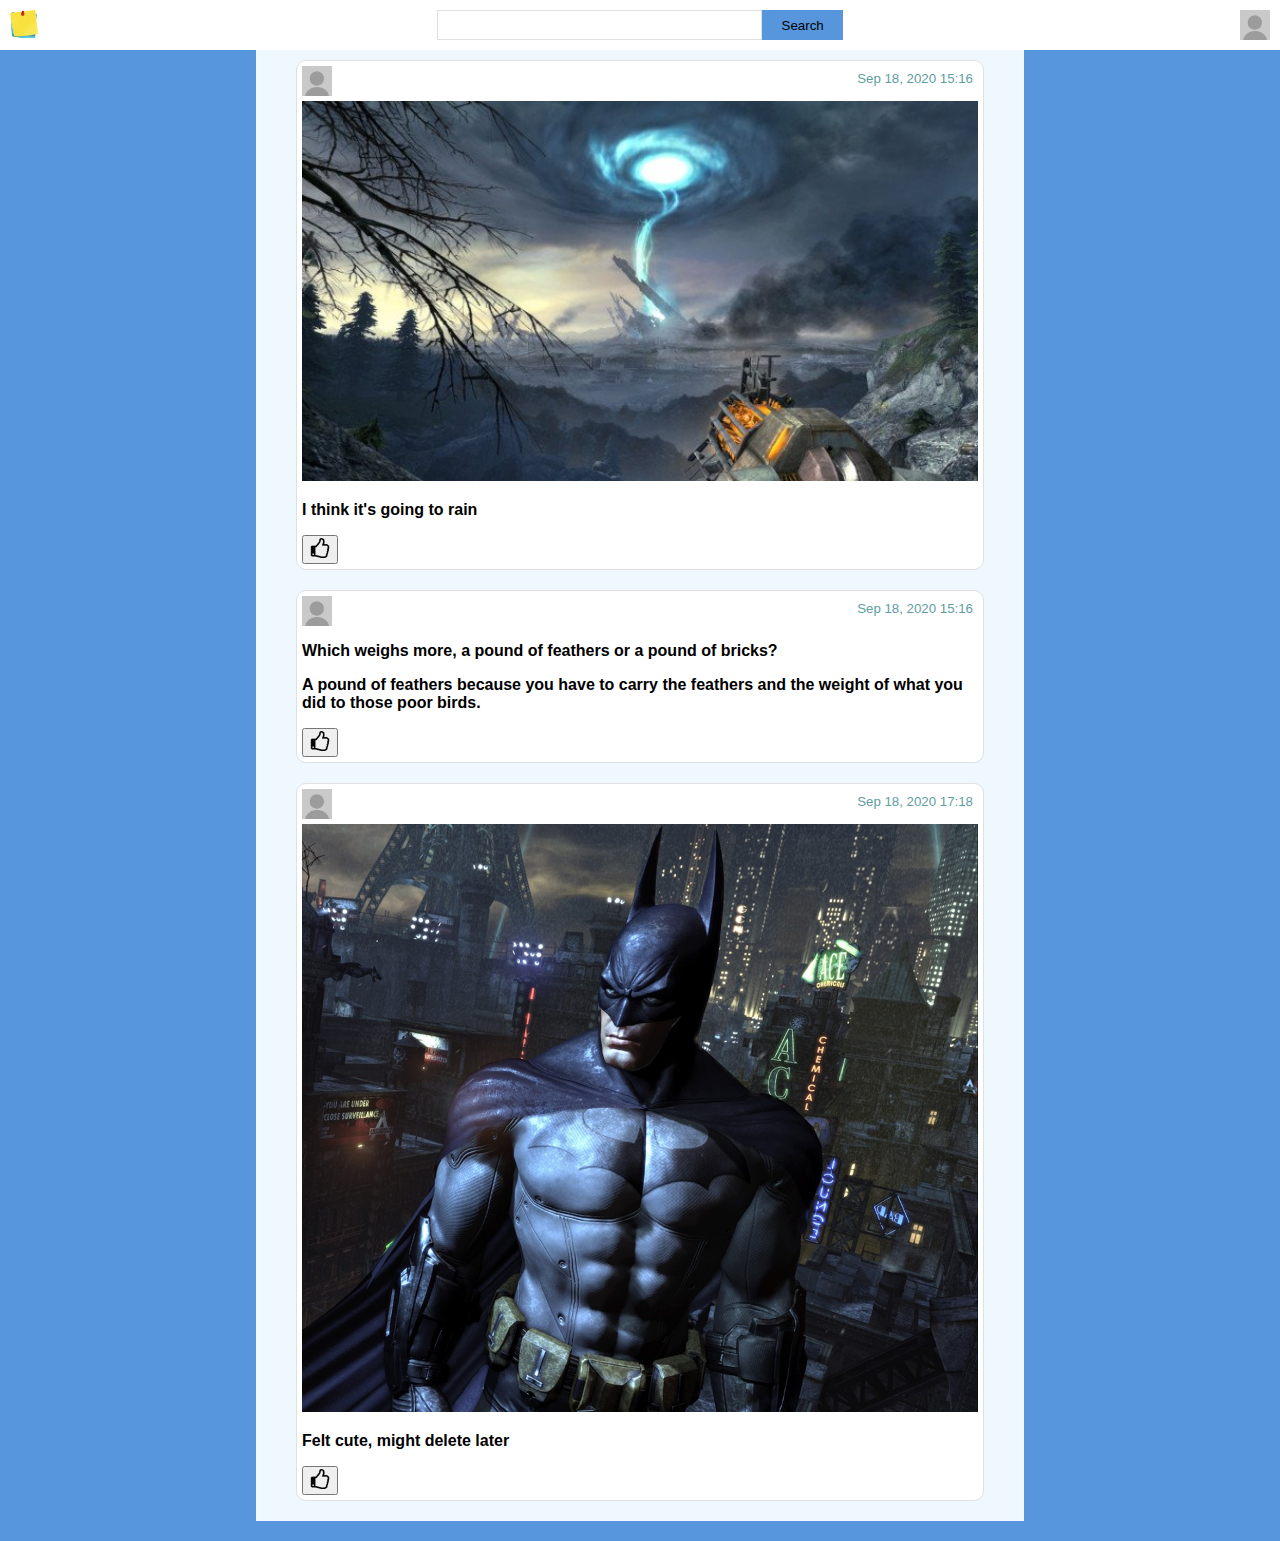
<file: index.html>
<!DOCTYPE html>
<html lang="en">
  <head>
    <meta charset="UTF-8" />
    <title>postIt!</title>
    <link rel="stylesheet" href="Index.css" />
    <meta name="viewport" content="width=device-width, initial-scale=1.0" />
  </head>

  <body>
    <header class="header">
      <nav>
        <div>
          <img src="res/images/postit.jpg" alt="PostIt" height="30" />
        </div>

        <div class="search-container">
          <input type="text" /><button>Search</button>
        </div>
        <div>
          <img
            class="user_icon"
            src="res/images/unknown-person-icon-4.png"
            alt="UserIcon"
            height="30"
          />
        </div>
      </nav>
    </header>

    <section>
      <div class="posts-container">
        <ul>
          <li>
            <div class="post">
              <div class="post-header">
                <img
                  src="res/images/unknown-person-icon-4.png"
                  alt="Person"
                  height="30"
                />
                <h5>Sep 18, 2020 15:16</h5>
              </div>
              <img
                class="post-image"
                src="res/images/HL2E2.jpg"
                alt="Stormy day"
              />
              <p id="post-text">I think it's going to rain</p>
              <button>
                <img
                  src="res/images/thumbs_up.png"
                  alt="Thumbs up"
                  height="20"
                />
              </button>
            </div>
          </li>
          <li>
            <div class="post">
              <div class="post-header">
                <img
                  class="user_icon"
                  src="res/images/unknown-person-icon-4.png"
                  alt="UserIcon"
                  height="30"
                />
                <h5>Sep 18, 2020 15:16</h5>
              </div>
              <p id="post-text">
                Which weighs more, a pound of feathers or a pound of bricks?
              </p>
              <p id="post-text">
                A pound of feathers because you have to carry the feathers and
                the weight of what you did to those poor birds.
              </p>
              <button>
                <img
                  src="res/images/thumbs_up.png"
                  alt="Thumbs up"
                  height="20"
                />
              </button>
            </div>
          </li>
          <li>
            <div class="post">
              <div class="post-header">
                <img
                  class="user_icon"
                  src="res/images/unknown-person-icon-4.png"
                  alt="UserIcon"
                  height="30"
                />
                <h5>Sep 18, 2020 17:18</h5>
              </div>
              <img
                class="post-image"
                src="res/images/batman.jpeg"
                alt="Picture of Batman"
              />
              <p id="post-text">Felt cute, might delete later</p>
              <button>
                <img
                  src="res/images/thumbs_up.png"
                  alt="Thumbs up"
                  height="20"
                />
              </button>
            </div>
          </li>
        </ul>
      </div>
    </section>
  </body>
</html>
</file>
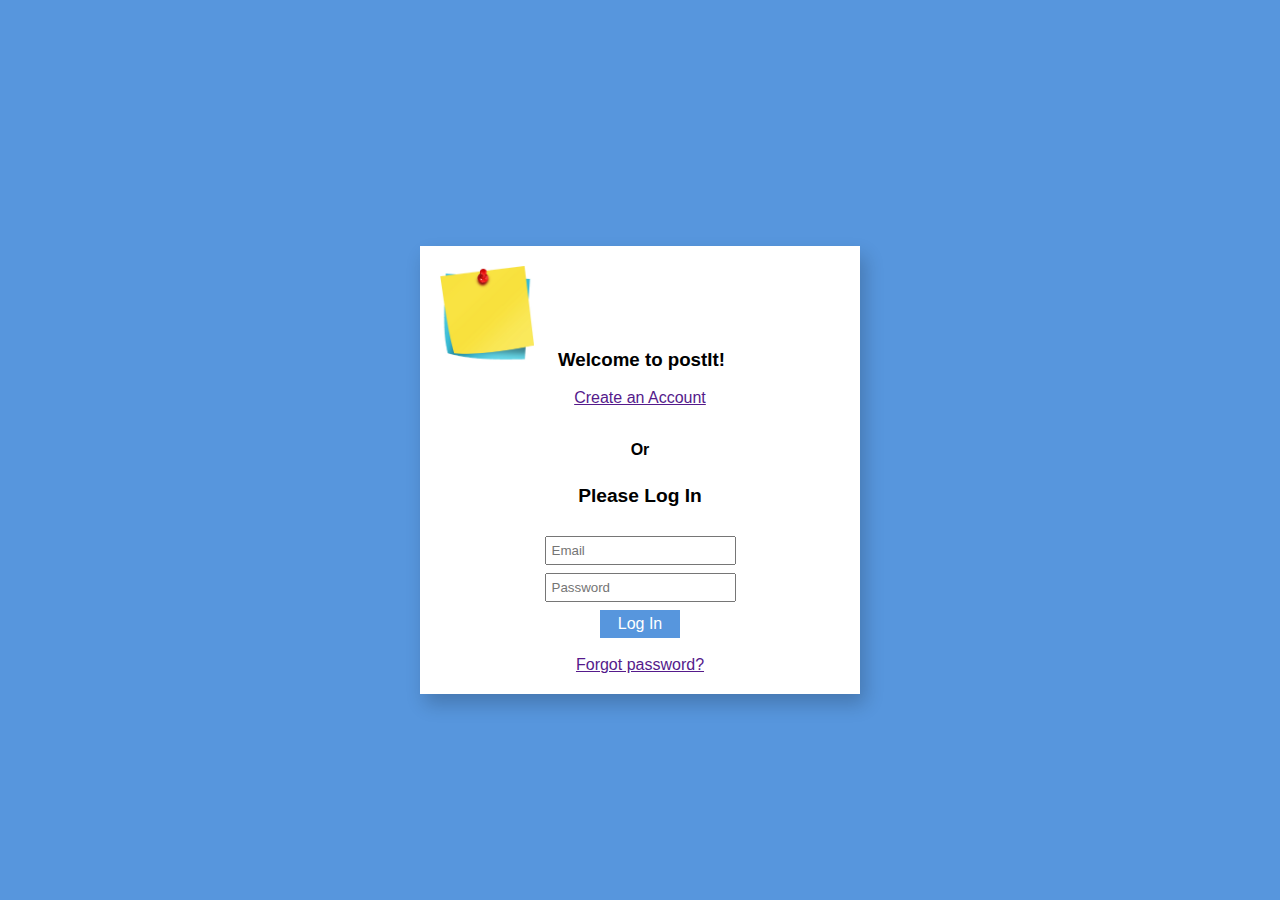
<file: login.html>
<!DOCTYPE html>
<html lang="en">
  <head>
    <meta charset="UTF-8" />
    <title>postIt!</title>
    <link rel="stylesheet" href="login.css" />
    <meta name="viewport" content="width=device-width, initial-scale=1.0" />
  </head>
  <body>
    <div class="container">
      <div class="logo-container">
        <img class="logo" src="res/images/postit.jpg" height="100" />
        <h3>Welcome to postIt!</h3>
      </div>
      <a href="">Create an Account</a>
      <br />
      <br />
      <p>Or</p>
      <h4>Please Log In</h4>
      <div class="login-form-container">
        <form id="login">
          <input type="email" name="email" placeholder="Email" />
          <input type="password" name="password" placeholder="Password" />
        </form>
        <button onclick="window.location.href='./index.html';">Log In</button>
      </div>
      <br />
      <a href="">Forgot password?</a>
    </div>
  </body>
</html>
</file>
<file: Index.css>
* {
  font-family: "Open Sans", sans-serif;
}

html,
body {
  margin: 0;
  padding: 0;
  background-color: #5796dd;
}

header {
  position: fixed;
  width: 100%;
  top: 0;
}

nav {
  display: flex;
  justify-content: space-between;
  background-color: #ffffff;
}

nav div {
  height: 30px;
  flex: 1;
  padding: 10px;
}

nav div img {
  height: 100%;
}

nav div .user_icon {
  float: right;
}

nav div.search-container > input {
  box-sizing: border-box;
  height: 30px;
  width: 80%;
  margin: 0;
  padding: 5px;
  border: 1px solid #e0e0e0;
}

nav div.search-container > button {
  box-sizing: border-box;
  height: 30px;
  width: 20%;
  margin: 0;
  padding: 5px;
  border: 1px solid #5796dd;
  cursor: pointer;
  background-color: #5796dd;
}

section {
  display: flex;
  width: 60%;
  margin: 20px auto;
  background-color: aliceblue;
}

.posts-container {
  flex-direction: column;
  margin-top: 20px;
  margin-right: 40px;
}

.posts-container ul {
  margin: 0;
}

.posts-container ul li {
  list-style: none;
}

.post {
  margin: 20px 0;
  box-sizing: border-box;
  border: 1px solid #e0e0e0;
  border-radius: 10px;
  padding: 5px;
  background-color: white;
}

.post-image {
  width: 100%;
  height: 100%;
  margin-top: 5px;
  object-fit: cover;
}

.post-header {
  display: flex;
  justify-content: space-between;
}

.post h5 {
  margin: 5px 5px;
  font-weight: lighter;
}

#post-text {
  font-size: 16px;
}

.post-header ~ p {
  font-weight: bolder;
}

img + h5 {
  color: cadetblue;
}

.post button:hover {
  cursor: pointer;
}
</file>
<file: login.css>
* {
    font-family: "Open Sans", sans-serif;
}

html,
body {
    background-color: #5796dd;
    display: flex;
    justify-content: center;
    align-items: center;
    min-height: 100%;
}
.container {
    background-color: white;
    box-shadow: 5px 10px 18px rgb(0 0 0 / 0.2);;
    margin: auto;
    margin-top: 40px;
    width: 400px;
    padding: 20px;
    text-align: center;
}
.logo-container {
    display: flex;
    flex-direction: row;
    align-items: baseline;
}
.logo-container > * {
    margin-right: 6%;
}
.logo-container ~ p {
    font-weight: bolder;
}
#login {
    display: flex;
    flex-direction: column;
    align-items: flex-start;
}
#login * { 
    align-self: center;
    padding: 5px;
    margin: 4px;
}
p + h4 {
    font-size: larger;
}
.login-form-container button {
    padding: 5px;
    margin-top: 4px;
    width: 20%;
    background-color: #5796dd;
    color: white;
    border: none;
    font-size: 16px;
}
button:hover {
    background-color: #0d3f79    ;
    cursor: pointer;
}
</file>
